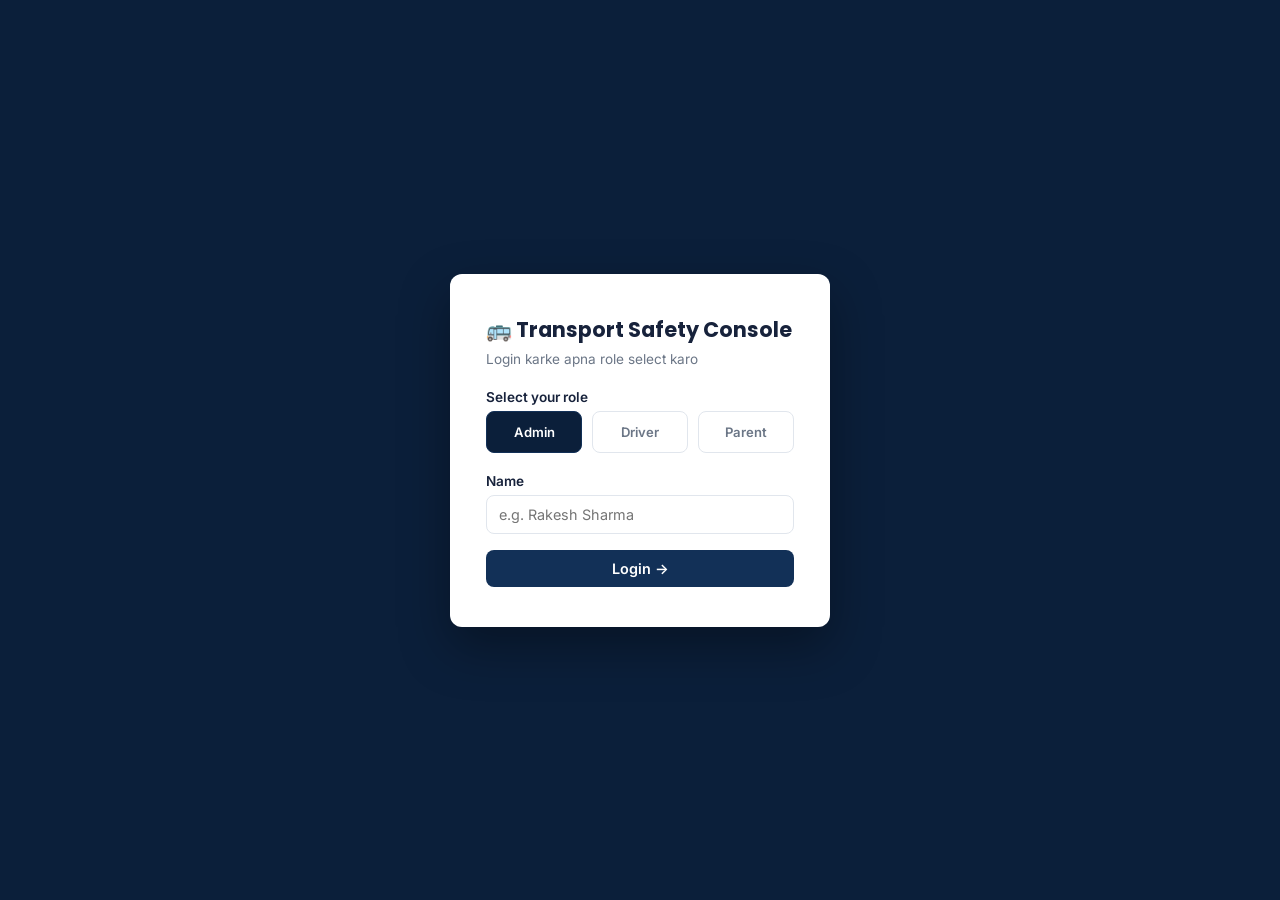
<file: index.html>
<!DOCTYPE html>
<html lang="en">
<head>
<meta charset="UTF-8" />
<meta name="viewport" content="width=device-width, initial-scale=1.0" />
<title>School Transport Safety Console — Login</title>
<link rel="stylesheet" href="css/style.css" />
<link href="https://fonts.googleapis.com/css2?family=Poppins:wght@500;600;700&family=Inter:wght@400;500;600&display=swap" rel="stylesheet">
</head>
<body>
  <div class="login-wrap">
    <div class="login-card">
      <h1>🚌 Transport Safety Console</h1>
      <p style="color:#6B7686; font-size:0.85rem; margin-bottom:22px;">Login karke apna role select karo</p>

      <label>Select your role</label>
      <div class="role-options" id="roleOptions">
        <div class="role-btn selected" data-role="admin">Admin</div>
        <div class="role-btn" data-role="driver">Driver</div>
        <div class="role-btn" data-role="parent">Parent</div>
      </div>

      <label>Name</label>
      <input type="text" id="nameInput" placeholder="e.g. Rakesh Sharma" />

      <button class="btn btn-primary" style="width:100%; justify-content:center;" onclick="login()">Login →</button>
    </div>
  </div>

  <script src="js/script.js"></script>
  <script>
    let selectedRole = "admin";

    document.querySelectorAll(".role-btn").forEach(btn => {
      btn.addEventListener("click", () => {
        document.querySelectorAll(".role-btn").forEach(b => b.classList.remove("selected"));
        btn.classList.add("selected");
        selectedRole = btn.dataset.role;
      });
    });

    function login() {
      const name = document.getElementById("nameInput").value || "Guest";
      // Save who logged in so other pages can greet them
      localStorage.setItem("stsc_user", JSON.stringify({ name, role: selectedRole }));

      if (selectedRole === "admin") window.location.href = "dashboard.html";
      else if (selectedRole === "driver") window.location.href = "boarding.html";
      else window.location.href = "notifications.html";
    }
  </script>
</body>
</html>
</file>
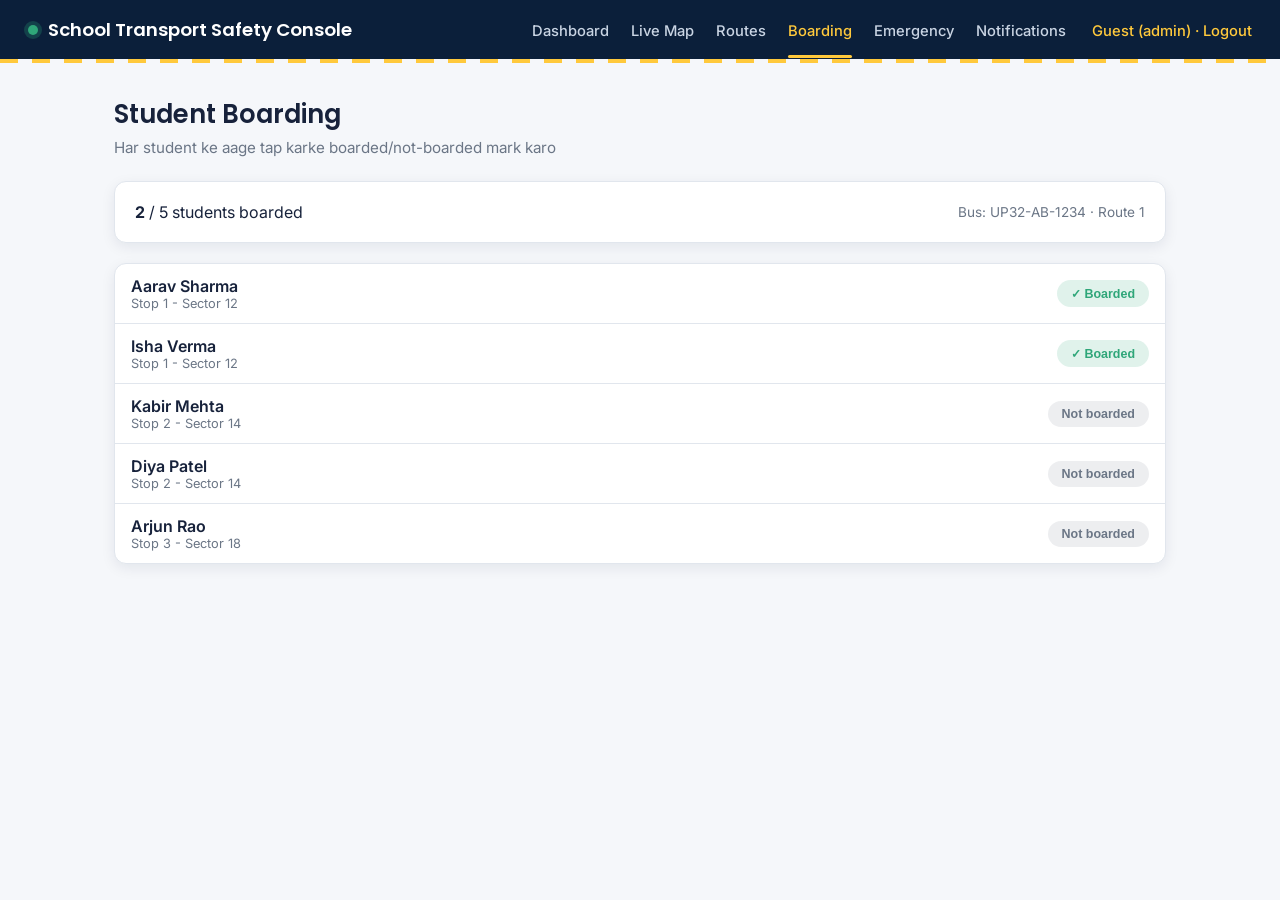
<file: boarding.html>
<!DOCTYPE html>
<html lang="en">
<head>
<meta charset="UTF-8" />
<meta name="viewport" content="width=device-width, initial-scale=1.0" />
<title>Boarding — Transport Safety Console</title>
<link rel="stylesheet" href="css/style.css" />
<link href="https://fonts.googleapis.com/css2?family=Poppins:wght@500;600;700&family=Inter:wght@400;500;600&display=swap" rel="stylesheet">
</head>
<body>

  <div id="navbar-container"></div>

  <div class="page">
    <div class="page-title">Student Boarding</div>
    <div class="page-subtitle">Har student ke aage tap karke boarded/not-boarded mark karo</div>

    <div class="card" style="margin-bottom:20px; display:flex; justify-content:space-between; align-items:center;">
      <div>
        <strong id="boardedCount">0</strong> / <span id="totalCount">0</span> students boarded
      </div>
      <div style="color:#6B7686; font-size:0.85rem;">Bus: UP32-AB-1234 · Route 1</div>
    </div>

    <div class="card" style="padding:0;">
      <div id="studentList"></div>
    </div>
  </div>

  <script src="js/script.js"></script>
  <script>
    renderNavbar("boarding.html");

    let students = JSON.parse(JSON.stringify(STUDENTS)); // local copy

    function renderStudents() {
      const list = document.getElementById("studentList");
      list.innerHTML = "";

      students.forEach((s, i) => {
        const row = document.createElement("div");
        row.className = "student-row";
        row.innerHTML = `
          <div>
            <div style="font-weight:600;">${s.name}</div>
            <div style="font-size:0.8rem; color:#6B7686;">${s.stop}</div>
          </div>
          <button class="toggle-btn ${s.boarded ? 'boarded' : 'not-boarded'}" onclick="toggleBoarded(${i})">
            ${s.boarded ? "✓ Boarded" : "Not boarded"}
          </button>
        `;
        list.appendChild(row);
      });

      document.getElementById("boardedCount").textContent = students.filter(s => s.boarded).length;
      document.getElementById("totalCount").textContent = students.length;
    }

    function toggleBoarded(index) {
      students[index].boarded = !students[index].boarded;
      renderStudents();
    }

    renderStudents();
  </script>
</body>
</html>
</file>
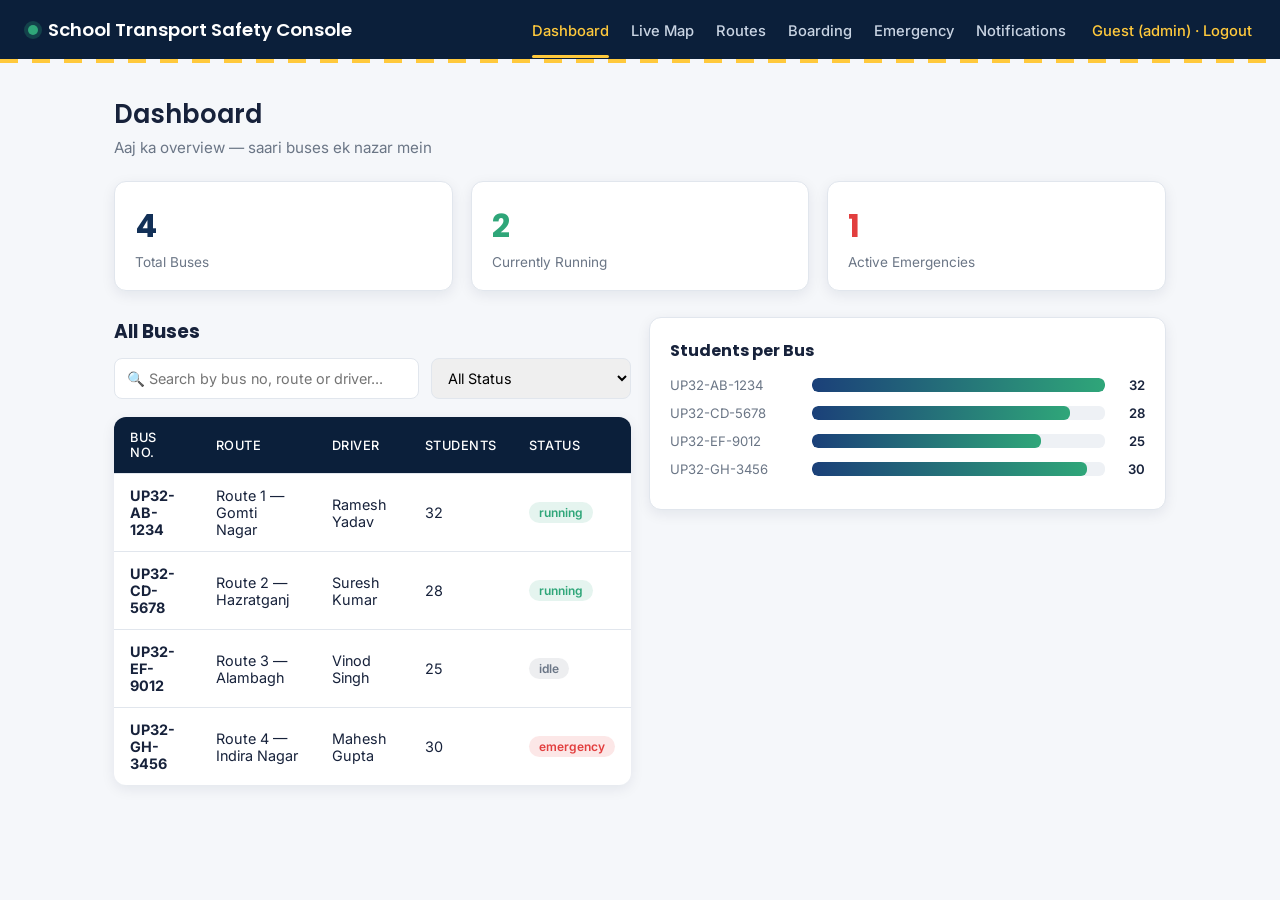
<file: dashboard.html>
<!DOCTYPE html>
<html lang="en">
<head>
<meta charset="UTF-8" />
<meta name="viewport" content="width=device-width, initial-scale=1.0" />
<title>Dashboard — Transport Safety Console</title>
<link rel="stylesheet" href="css/style.css" />
<link href="https://fonts.googleapis.com/css2?family=Poppins:wght@500;600;700&family=Inter:wght@400;500;600&display=swap" rel="stylesheet">
</head>
<body>

  <div id="navbar-container"></div>

  <div class="page">
    <div class="page-title">Dashboard</div>
    <div class="page-subtitle">Aaj ka overview — saari buses ek nazar mein</div>

    <div class="grid grid-3" style="margin-bottom:26px;">
      <div class="card stat-card hoverable">
        <div class="stat-number" id="totalBuses">-</div>
        <div class="stat-label">Total Buses</div>
      </div>
      <div class="card stat-card hoverable">
        <div class="stat-number" id="runningBuses" style="color:#2FA679;">-</div>
        <div class="stat-label">Currently Running</div>
      </div>
      <div class="card stat-card hoverable">
        <div class="stat-number" id="emergencyBuses" style="color:#E23E3E;">-</div>
        <div class="stat-label">Active Emergencies</div>
      </div>
    </div>

    <div class="grid grid-2" style="align-items:start; margin-bottom:10px;">
      <div>
        <h3 style="font-family: var(--font-display); margin-bottom:12px;">All Buses</h3>

        <div class="toolbar">
          <input type="text" id="searchInput" placeholder="🔍 Search by bus no, route or driver..." oninput="applyFilters()" />
          <select id="statusFilter" onchange="applyFilters()">
            <option value="all">All Status</option>
            <option value="running">Running</option>
            <option value="idle">Idle</option>
            <option value="emergency">Emergency</option>
          </select>
        </div>

        <table>
          <thead>
            <tr>
              <th>Bus No.</th>
              <th>Route</th>
              <th>Driver</th>
              <th>Students</th>
              <th>Status</th>
            </tr>
          </thead>
          <tbody id="busTableBody"></tbody>
        </table>
      </div>

      <div class="card">
        <h3>Students per Bus</h3>
        <div id="chartArea" style="margin-top:14px;"></div>
      </div>
    </div>
  </div>

  <script src="js/script.js"></script>
  <script>
    renderNavbar("dashboard.html");

    document.getElementById("totalBuses").textContent = BUSES.length;
    document.getElementById("runningBuses").textContent = BUSES.filter(b => b.status === "running").length;
    document.getElementById("emergencyBuses").textContent = BUSES.filter(b => b.status === "emergency").length;

    function renderTable(list) {
      const tbody = document.getElementById("busTableBody");
      tbody.innerHTML = "";

      if (list.length === 0) {
        tbody.innerHTML = `<tr><td colspan="5" style="text-align:center; color:#6B7686; padding:24px;">Koi bus nahi mili. Search/filter change karke try karo.</td></tr>`;
        return;
      }

      list.forEach(bus => {
        const row = document.createElement("tr");
        row.innerHTML = `
          <td><strong>${bus.id}</strong></td>
          <td>${bus.route}</td>
          <td>${bus.driver}</td>
          <td>${bus.students}</td>
          <td><span class="badge ${bus.status}">${bus.status}</span></td>
        `;
        tbody.appendChild(row);
      });
    }

    function applyFilters() {
      const query = document.getElementById("searchInput").value.toLowerCase();
      const status = document.getElementById("statusFilter").value;

      const filtered = BUSES.filter(bus => {
        const matchesQuery = bus.id.toLowerCase().includes(query)
          || bus.route.toLowerCase().includes(query)
          || bus.driver.toLowerCase().includes(query);
        const matchesStatus = status === "all" || bus.status === status;
        return matchesQuery && matchesStatus;
      });

      renderTable(filtered);
    }

    // ---- Simple horizontal bar chart: students per bus ----
    function renderChart() {
      const chartArea = document.getElementById("chartArea");
      const maxStudents = Math.max(...BUSES.map(b => b.students));

      BUSES.forEach(bus => {
        const pct = Math.round((bus.students / maxStudents) * 100);
        const row = document.createElement("div");
        row.className = "bar-row";
        row.innerHTML = `
          <div class="bar-label">${bus.id}</div>
          <div class="bar-track"><div class="bar-fill" style="width:0%;" data-target="${pct}"></div></div>
          <div class="bar-value">${bus.students}</div>
        `;
        chartArea.appendChild(row);
      });

      // Animate bars in after they're added to DOM
      setTimeout(() => {
        document.querySelectorAll(".bar-fill").forEach(fill => {
          fill.style.width = fill.dataset.target + "%";
        });
      }, 100);
    }

    renderTable(BUSES);
    renderChart();
  </script>
</body>
</html>
</file>
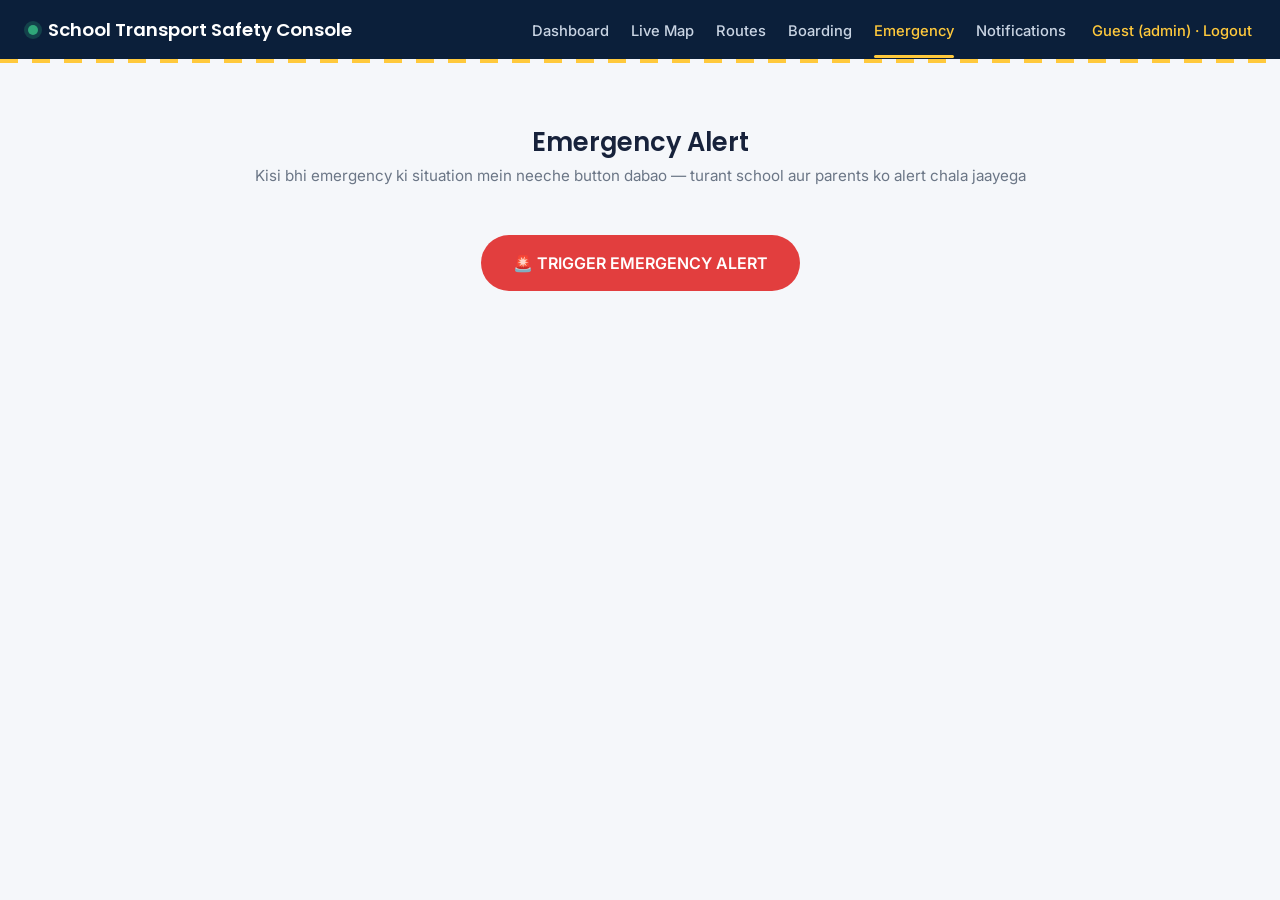
<file: emergency.html>
<!DOCTYPE html>
<html lang="en">
<head>
<meta charset="UTF-8" />
<meta name="viewport" content="width=device-width, initial-scale=1.0" />
<title>Emergency — Transport Safety Console</title>
<link rel="stylesheet" href="css/style.css" />
<link href="https://fonts.googleapis.com/css2?family=Poppins:wght@500;600;700&family=Inter:wght@400;500;600&display=swap" rel="stylesheet">
</head>
<body>

  <div id="navbar-container"></div>

  <div class="page" style="text-align:center; padding-top:60px;">
    <div class="page-title" style="justify-content:center;">Emergency Alert</div>
    <div class="page-subtitle">Kisi bhi emergency ki situation mein neeche button dabao — turant school aur parents ko alert chala jaayega</div>

    <div style="margin: 50px 0;">
      <button class="btn btn-emergency" onclick="triggerEmergency()">🚨 TRIGGER EMERGENCY ALERT</button>
    </div>

    <div id="confirmBox" style="display:none;" class="card" style="max-width:420px; margin:0 auto; text-align:left;">
      <h3 style="color:#E23E3E;">⚠ Alert Sent Successfully</h3>
      <p style="font-size:0.9rem; color:#6B7686; margin-top:8px;">
        Bus <strong>UP32-AB-1234</strong> ke liye emergency alert bhej diya gaya hai:
      </p>
      <ul style="margin:12px 0 0 18px; font-size:0.88rem; color:#17223B;">
        <li>✓ School admin ko notify kiya gaya</li>
        <li>✓ Sab parents ko SMS/notification gaya</li>
        <li>✓ Nearest support team ko location share hui</li>
      </ul>
    </div>
  </div>

  <script src="js/script.js"></script>
  <script>
    renderNavbar("emergency.html");

    function triggerEmergency() {
      document.getElementById("confirmBox").style.display = "block";

      // Emergency ko notifications list mein bhi add kar dete hain
      let notifs = JSON.parse(localStorage.getItem("stsc_notifs") || "[]");
      notifs.unshift({
        type: "alert",
        text: "Emergency alert triggered on Bus UP32-AB-1234 (Route 1 — Gomti Nagar).",
        time: "Just now"
      });
      localStorage.setItem("stsc_notifs", JSON.stringify(notifs));
    }
  </script>
</body>
</html>
</file>
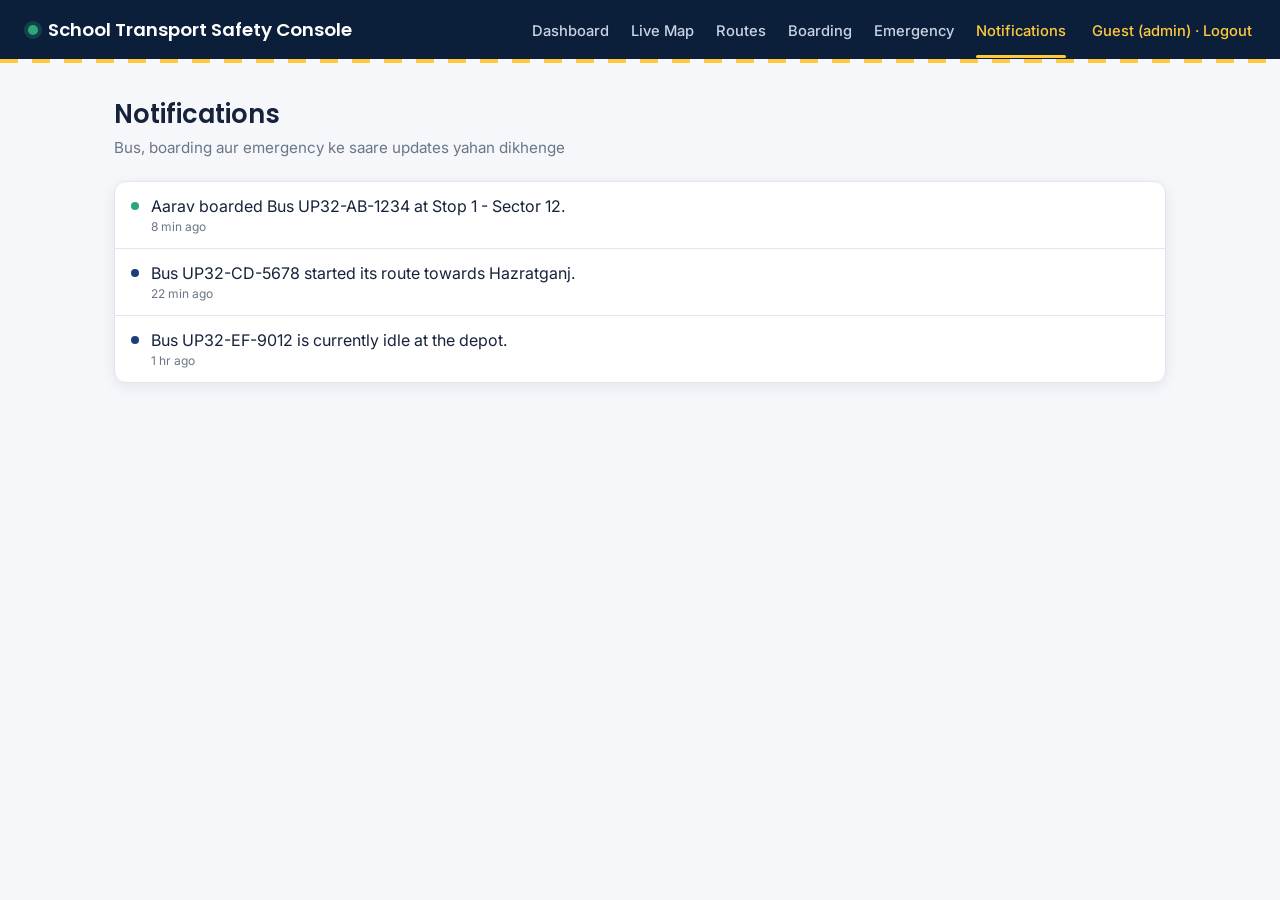
<file: notifications.html>
<!DOCTYPE html>
<html lang="en">
<head>
<meta charset="UTF-8" />
<meta name="viewport" content="width=device-width, initial-scale=1.0" />
<title>Notifications — Transport Safety Console</title>
<link rel="stylesheet" href="css/style.css" />
<link href="https://fonts.googleapis.com/css2?family=Poppins:wght@500;600;700&family=Inter:wght@400;500;600&display=swap" rel="stylesheet">
</head>
<body>

  <div id="navbar-container"></div>

  <div class="page">
    <div class="page-title">Notifications</div>
    <div class="page-subtitle">Bus, boarding aur emergency ke saare updates yahan dikhenge</div>

    <div class="card" style="padding:0;">
      <div id="notifList"></div>
    </div>
  </div>

  <script src="js/script.js"></script>
  <script>
    renderNavbar("notifications.html");

    // Default demo notifications + any real emergency triggered from emergency.html
    let defaultNotifs = [
      { type: "success", text: "Aarav boarded Bus UP32-AB-1234 at Stop 1 - Sector 12.", time: "8 min ago" },
      { type: "info", text: "Bus UP32-CD-5678 started its route towards Hazratganj.", time: "22 min ago" },
      { type: "info", text: "Bus UP32-EF-9012 is currently idle at the depot.", time: "1 hr ago" },
    ];

    let savedNotifs = JSON.parse(localStorage.getItem("stsc_notifs") || "[]");
    let allNotifs = [...savedNotifs, ...defaultNotifs];

    const list = document.getElementById("notifList");
    allNotifs.forEach(n => {
      const item = document.createElement("div");
      item.className = "notif-item";
      item.innerHTML = `
        <div class="notif-dot ${n.type}"></div>
        <div>
          <div>${n.text}</div>
          <div class="notif-time">${n.time}</div>
        </div>
      `;
      list.appendChild(item);
    });
  </script>
</body>
</html>
</file>
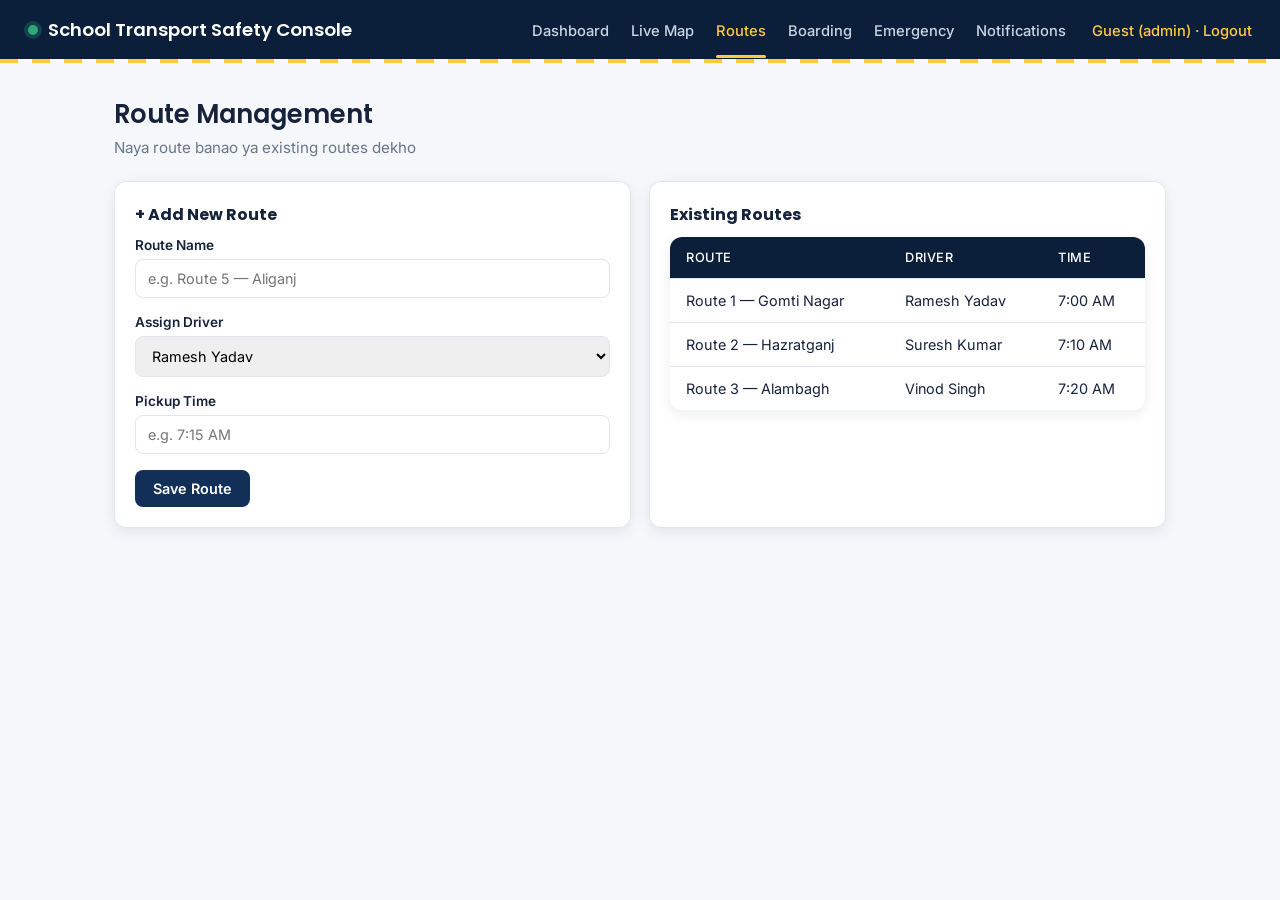
<file: routes.html>
<!DOCTYPE html>
<html lang="en">
<head>
<meta charset="UTF-8" />
<meta name="viewport" content="width=device-width, initial-scale=1.0" />
<title>Routes — Transport Safety Console</title>
<link rel="stylesheet" href="css/style.css" />
<link href="https://fonts.googleapis.com/css2?family=Poppins:wght@500;600;700&family=Inter:wght@400;500;600&display=swap" rel="stylesheet">
</head>
<body>

  <div id="navbar-container"></div>

  <div class="page">
    <div class="page-title">Route Management</div>
    <div class="page-subtitle">Naya route banao ya existing routes dekho</div>

    <div class="grid grid-2">
      <div class="card">
        <h3>+ Add New Route</h3>
        <label>Route Name</label>
        <input type="text" id="routeName" placeholder="e.g. Route 5 — Aliganj" />

        <label>Assign Driver</label>
        <select id="routeDriver">
          <option>Ramesh Yadav</option>
          <option>Suresh Kumar</option>
          <option>Vinod Singh</option>
          <option>Mahesh Gupta</option>
        </select>

        <label>Pickup Time</label>
        <input type="text" id="routeTime" placeholder="e.g. 7:15 AM" />

        <button class="btn btn-primary" onclick="addRoute()">Save Route</button>
      </div>

      <div class="card">
        <h3>Existing Routes</h3>
        <table>
          <thead><tr><th>Route</th><th>Driver</th><th>Time</th></tr></thead>
          <tbody id="routeTableBody"></tbody>
        </table>
      </div>
    </div>
  </div>

  <script src="js/script.js"></script>
  <script>
    renderNavbar("routes.html");

    let routes = [
      { name: "Route 1 — Gomti Nagar", driver: "Ramesh Yadav", time: "7:00 AM" },
      { name: "Route 2 — Hazratganj", driver: "Suresh Kumar", time: "7:10 AM" },
      { name: "Route 3 — Alambagh", driver: "Vinod Singh", time: "7:20 AM" },
    ];

    function renderRoutes() {
      const tbody = document.getElementById("routeTableBody");
      tbody.innerHTML = "";
      routes.forEach(r => {
        const row = document.createElement("tr");
        row.innerHTML = `<td>${r.name}</td><td>${r.driver}</td><td>${r.time}</td>`;
        tbody.appendChild(row);
      });
    }

    function addRoute() {
      const name = document.getElementById("routeName").value.trim();
      const driver = document.getElementById("routeDriver").value;
      const time = document.getElementById("routeTime").value.trim();

      if (!name || !time) {
        alert("Route name aur time dono bharo!");
        return;
      }

      routes.push({ name, driver, time });
      renderRoutes();

      // Clear form
      document.getElementById("routeName").value = "";
      document.getElementById("routeTime").value = "";
    }

    renderRoutes();
  </script>
</body>
</html>
</file>
<file: css/style.css>
/* ============================================
   SCHOOL TRANSPORT SAFETY CONSOLE — STYLE SHEET
   Design tokens: navy + route-yellow theme
   ============================================ */

:root {
  --navy-900: #0B1F3A;
  --navy-800: #123057;
  --navy-700: #1B4079;
  --route-yellow: #FFC93C;
  --safety-red: #E23E3E;
  --go-green: #2FA679;
  --bg: #F5F7FA;
  --card-bg: #FFFFFF;
  --text-main: #17223B;
  --text-muted: #6B7686;
  --border: #E1E6ED;
  --font-display: 'Poppins', 'Segoe UI', sans-serif;
  --font-body: 'Inter', 'Segoe UI', sans-serif;
  --radius: 12px;
  --shadow: 0 4px 14px rgba(11, 31, 58, 0.08);
}

* { box-sizing: border-box; margin: 0; padding: 0; }

html { scroll-behavior: smooth; }

body {
  font-family: var(--font-body);
  background: var(--bg);
  color: var(--text-main);
  min-height: 100vh;
  animation: page-fade-in 0.35s ease;
}

@keyframes page-fade-in {
  from { opacity: 0; transform: translateY(6px); }
  to { opacity: 1; transform: translateY(0); }
}

@media (prefers-reduced-motion: reduce) {
  body, .card, .btn { animation: none !important; transition: none !important; }
}

/* Keyboard focus visibility */
a:focus-visible, button:focus-visible, input:focus-visible, select:focus-visible {
  outline: 2.5px solid var(--route-yellow);
  outline-offset: 2px;
}

/* --- Dashed "route line" motif used as a signature divider --- */
.route-divider {
  height: 4px;
  background-image: repeating-linear-gradient(
    90deg,
    var(--route-yellow) 0px,
    var(--route-yellow) 18px,
    transparent 18px,
    transparent 32px
  );
  width: 100%;
}

/* --- Top navbar --- */
.navbar {
  background: var(--navy-900);
  color: white;
  padding: 16px 28px;
  display: flex;
  align-items: center;
  justify-content: space-between;
}

.navbar .brand {
  font-family: var(--font-display);
  font-weight: 600;
  font-size: 1.15rem;
  display: flex;
  align-items: center;
  gap: 10px;
}

.navbar .brand .bus-dot {
  width: 10px;
  height: 10px;
  border-radius: 50%;
  background: var(--go-green);
  box-shadow: 0 0 0 4px rgba(47, 166, 121, 0.25);
}

.navbar nav a {
  color: #C9D4E3;
  text-decoration: none;
  margin-left: 22px;
  font-size: 0.92rem;
  font-weight: 500;
  transition: color 0.15s ease;
  position: relative;
}

.navbar nav a:hover,
.navbar nav a.active {
  color: var(--route-yellow);
}

.navbar .nav-toggle {
  display: none;
  background: none;
  border: none;
  color: white;
  font-size: 1.4rem;
  cursor: pointer;
}

.navbar { position: relative; }

@media (max-width: 860px) {
  .navbar .nav-toggle { display: block; }
  .navbar nav {
    display: none;
    position: absolute;
    top: 56px;
    left: 0;
    right: 0;
    background: var(--navy-900);
    flex-direction: column;
    padding: 10px 20px 20px;
    z-index: 20;
  }
  .navbar nav.open { display: flex; }
  .navbar nav a { margin: 10px 0; }
}

.navbar nav a.active::after {
  content: "";
  position: absolute;
  bottom: -18px;
  left: 0;
  right: 0;
  height: 3px;
  background: var(--route-yellow);
  border-radius: 2px;
}

/* --- Mobile navbar (hamburger) --- */
.nav-toggle {
  display: none;
  background: none;
  border: none;
  color: white;
  font-size: 1.4rem;
  cursor: pointer;
}

@media (max-width: 820px) {
  .nav-toggle { display: block; }

  .navbar nav {
    display: none;
    position: absolute;
    top: 60px;
    left: 0;
    right: 0;
    background: var(--navy-900);
    flex-direction: column;
    padding: 10px 20px 20px;
    z-index: 50;
  }

  .navbar nav.open { display: flex; }

  .navbar nav a {
    margin: 10px 0;
  }

  .navbar nav a.active::after { display: none; }
}

/* --- Page wrapper --- */
.page {
  max-width: 1100px;
  margin: 0 auto;
  padding: 32px 24px 60px;
  animation: fade-in-up 0.35s ease;
}

@keyframes fade-in-up {
  from { opacity: 0; transform: translateY(8px); }
  to { opacity: 1; transform: translateY(0); }
}

.page-title {
  font-family: var(--font-display);
  font-size: 1.6rem;
  font-weight: 600;
  margin-bottom: 4px;
}

.page-subtitle {
  color: var(--text-muted);
  margin-bottom: 24px;
  font-size: 0.95rem;
}

/* --- Cards / grid --- */
.grid {
  display: grid;
  gap: 18px;
}

.grid-3 { grid-template-columns: repeat(3, 1fr); }
.grid-2 { grid-template-columns: repeat(2, 1fr); }

@media (max-width: 800px) {
  .grid-3, .grid-2 { grid-template-columns: 1fr; }
}

.card {
  background: var(--card-bg);
  border: 1px solid var(--border);
  border-radius: var(--radius);
  padding: 20px;
  box-shadow: var(--shadow);
  transition: transform 0.18s ease, box-shadow 0.18s ease;
}

.card.hoverable:hover {
  transform: translateY(-3px);
  box-shadow: 0 10px 24px rgba(11, 31, 58, 0.14);
}

/* --- Search + filter bar (Dashboard) --- */
.toolbar {
  display: flex;
  gap: 12px;
  margin-bottom: 18px;
  flex-wrap: wrap;
}

.toolbar input[type="text"],
.toolbar select {
  margin-bottom: 0;
  width: auto;
  min-width: 200px;
}

.toolbar input[type="text"] { flex: 1; }

.live-dot {
  display: inline-block;
  width: 8px;
  height: 8px;
  border-radius: 50%;
  background: var(--go-green);
  margin-right: 6px;
  animation: pulse-green 1.6s infinite;
}

@keyframes pulse-green {
  0% { box-shadow: 0 0 0 0 rgba(47,166,121,0.5); }
  70% { box-shadow: 0 0 0 8px rgba(47,166,121,0); }
  100% { box-shadow: 0 0 0 0 rgba(47,166,121,0); }
}

.empty-state {
  text-align: center;
  padding: 30px;
  color: var(--text-muted);
  font-size: 0.9rem;
}

.card.hoverable:hover {
  transform: translateY(-3px);
  box-shadow: 0 10px 26px rgba(11, 31, 58, 0.14);
}

.card h3 {
  font-family: var(--font-display);
  font-size: 1rem;
  margin-bottom: 10px;
}

.stat-card {
  text-align: left;
}

.stat-card .stat-number {
  font-family: var(--font-display);
  font-size: 2rem;
  font-weight: 700;
  color: var(--navy-800);
}

.stat-card .stat-label {
  color: var(--text-muted);
  font-size: 0.85rem;
  margin-top: 4px;
}

/* --- Status badges --- */
.badge {
  display: inline-block;
  padding: 3px 10px;
  border-radius: 20px;
  font-size: 0.75rem;
  font-weight: 600;
}

.badge.running { background: rgba(47,166,121,0.12); color: var(--go-green); }
.badge.idle { background: rgba(107,118,134,0.12); color: var(--text-muted); }
.badge.emergency { background: rgba(226,62,62,0.12); color: var(--safety-red); }

/* --- Table --- */
table {
  width: 100%;
  border-collapse: collapse;
  background: var(--card-bg);
  border-radius: var(--radius);
  overflow: hidden;
  box-shadow: var(--shadow);
}

th, td {
  text-align: left;
  padding: 13px 16px;
  font-size: 0.9rem;
  border-bottom: 1px solid var(--border);
}

th {
  background: var(--navy-900);
  color: white;
  font-weight: 500;
  font-size: 0.8rem;
  text-transform: uppercase;
  letter-spacing: 0.04em;
}

tr:last-child td { border-bottom: none; }

tbody tr { transition: background 0.15s ease; }
tbody tr:hover { background: rgba(19, 48, 87, 0.04); }

.last-updated {
  font-size: 0.8rem;
  color: var(--text-muted);
  display: flex;
  align-items: center;
  margin-bottom: 14px;
}

/* --- Buttons --- */
.btn {
  display: inline-flex;
  align-items: center;
  gap: 8px;
  padding: 10px 18px;
  border-radius: 8px;
  border: none;
  font-weight: 600;
  font-size: 0.9rem;
  cursor: pointer;
  transition: transform 0.1s ease, box-shadow 0.15s ease;
  font-family: var(--font-body);
}

.btn:active { transform: scale(0.97); }

.btn-primary { background: var(--navy-800); color: white; }
.btn-primary:hover { background: var(--navy-700); }

.btn-outline { background: transparent; color: var(--navy-800); border: 1.5px solid var(--navy-800); }

.btn-go { background: var(--go-green); color: white; }

.btn-emergency {
  background: var(--safety-red);
  color: white;
  font-size: 1rem;
  padding: 18px 32px;
  border-radius: 50px;
  box-shadow: 0 0 0 0 rgba(226,62,62,0.5);
  animation: pulse-red 2s infinite;
}

@keyframes pulse-red {
  0% { box-shadow: 0 0 0 0 rgba(226,62,62,0.45); }
  70% { box-shadow: 0 0 0 18px rgba(226,62,62,0); }
  100% { box-shadow: 0 0 0 0 rgba(226,62,62,0); }
}

/* --- Forms --- */
label {
  display: block;
  font-size: 0.85rem;
  font-weight: 600;
  margin-bottom: 6px;
  color: var(--text-main);
}

input, select {
  width: 100%;
  padding: 10px 12px;
  border: 1.5px solid var(--border);
  border-radius: 8px;
  font-size: 0.9rem;
  margin-bottom: 16px;
  font-family: var(--font-body);
}

input:focus, select:focus {
  outline: 2px solid var(--navy-700);
  outline-offset: 1px;
  border-color: var(--navy-700);
}

/* --- Login screen specific --- */
.login-wrap {
  min-height: 100vh;
  display: flex;
  align-items: center;
  justify-content: center;
  background: var(--navy-900);
  position: relative;
  overflow: hidden;
}

.login-card {
  background: var(--card-bg);
  border-radius: var(--radius);
  padding: 40px 36px;
  width: 380px;
  box-shadow: 0 20px 50px rgba(0,0,0,0.35);
  z-index: 2;
}

.login-card h1 {
  font-family: var(--font-display);
  font-size: 1.3rem;
  margin-bottom: 6px;
}

.role-options {
  display: flex;
  gap: 10px;
  margin-bottom: 20px;
}

.role-btn {
  flex: 1;
  padding: 12px 8px;
  border-radius: 8px;
  border: 1.5px solid var(--border);
  background: white;
  text-align: center;
  cursor: pointer;
  font-size: 0.82rem;
  font-weight: 600;
  color: var(--text-muted);
}

.role-btn.selected {
  border-color: var(--navy-800);
  background: var(--navy-900);
  color: white;
}

/* --- Notification feed --- */
.notif-item {
  display: flex;
  gap: 12px;
  padding: 14px 16px;
  border-bottom: 1px solid var(--border);
}

.notif-item:last-child { border-bottom: none; }

.notif-dot {
  width: 8px;
  height: 8px;
  border-radius: 50%;
  margin-top: 6px;
  flex-shrink: 0;
}

.notif-dot.info { background: var(--navy-700); }
.notif-dot.alert { background: var(--safety-red); }
.notif-dot.success { background: var(--go-green); }

.notif-time {
  font-size: 0.75rem;
  color: var(--text-muted);
  margin-top: 3px;
}

/* --- Checklist (boarding page) --- */
.student-row {
  display: flex;
  align-items: center;
  justify-content: space-between;
  padding: 12px 16px;
  border-bottom: 1px solid var(--border);
}

.student-row:last-child { border-bottom: none; }

.toggle-btn {
  padding: 6px 14px;
  border-radius: 20px;
  border: none;
  font-size: 0.78rem;
  font-weight: 600;
  cursor: pointer;
}

.toggle-btn.not-boarded { background: rgba(107,118,134,0.12); color: var(--text-muted); }
.toggle-btn.boarded { background: rgba(47,166,121,0.15); color: var(--go-green); }

#map { height: 420px; border-radius: var(--radius); box-shadow: var(--shadow); }

/* --- Search + filter bar --- */
.toolbar {
  display: flex;
  gap: 12px;
  margin-bottom: 18px;
  flex-wrap: wrap;
}

.toolbar input[type="text"] {
  flex: 1;
  min-width: 200px;
  margin-bottom: 0;
}

.toolbar select {
  width: auto;
  margin-bottom: 0;
}

/* --- Simple horizontal bar chart (students per bus) --- */
.bar-row {
  display: flex;
  align-items: center;
  gap: 12px;
  margin-bottom: 12px;
}

.bar-label {
  width: 130px;
  font-size: 0.82rem;
  color: var(--text-muted);
  flex-shrink: 0;
}

.bar-track {
  flex: 1;
  background: #EEF1F5;
  border-radius: 6px;
  height: 14px;
  overflow: hidden;
}

.bar-fill {
  height: 100%;
  border-radius: 6px;
  background: linear-gradient(90deg, var(--navy-700), var(--go-green));
  width: 0%;
  transition: width 0.8s ease;
}

.bar-value {
  width: 28px;
  font-size: 0.82rem;
  font-weight: 600;
  text-align: right;
  flex-shrink: 0;
}

/* --- Live pulse dot for moving buses on map popups --- */
.live-tag {
  display: inline-flex;
  align-items: center;
  gap: 5px;
  font-size: 0.72rem;
  font-weight: 700;
  color: var(--go-green);
}

.live-tag .dot {
  width: 6px;
  height: 6px;
  border-radius: 50%;
  background: var(--go-green);
  animation: pulse-red 1.5s infinite;
}
</file>
